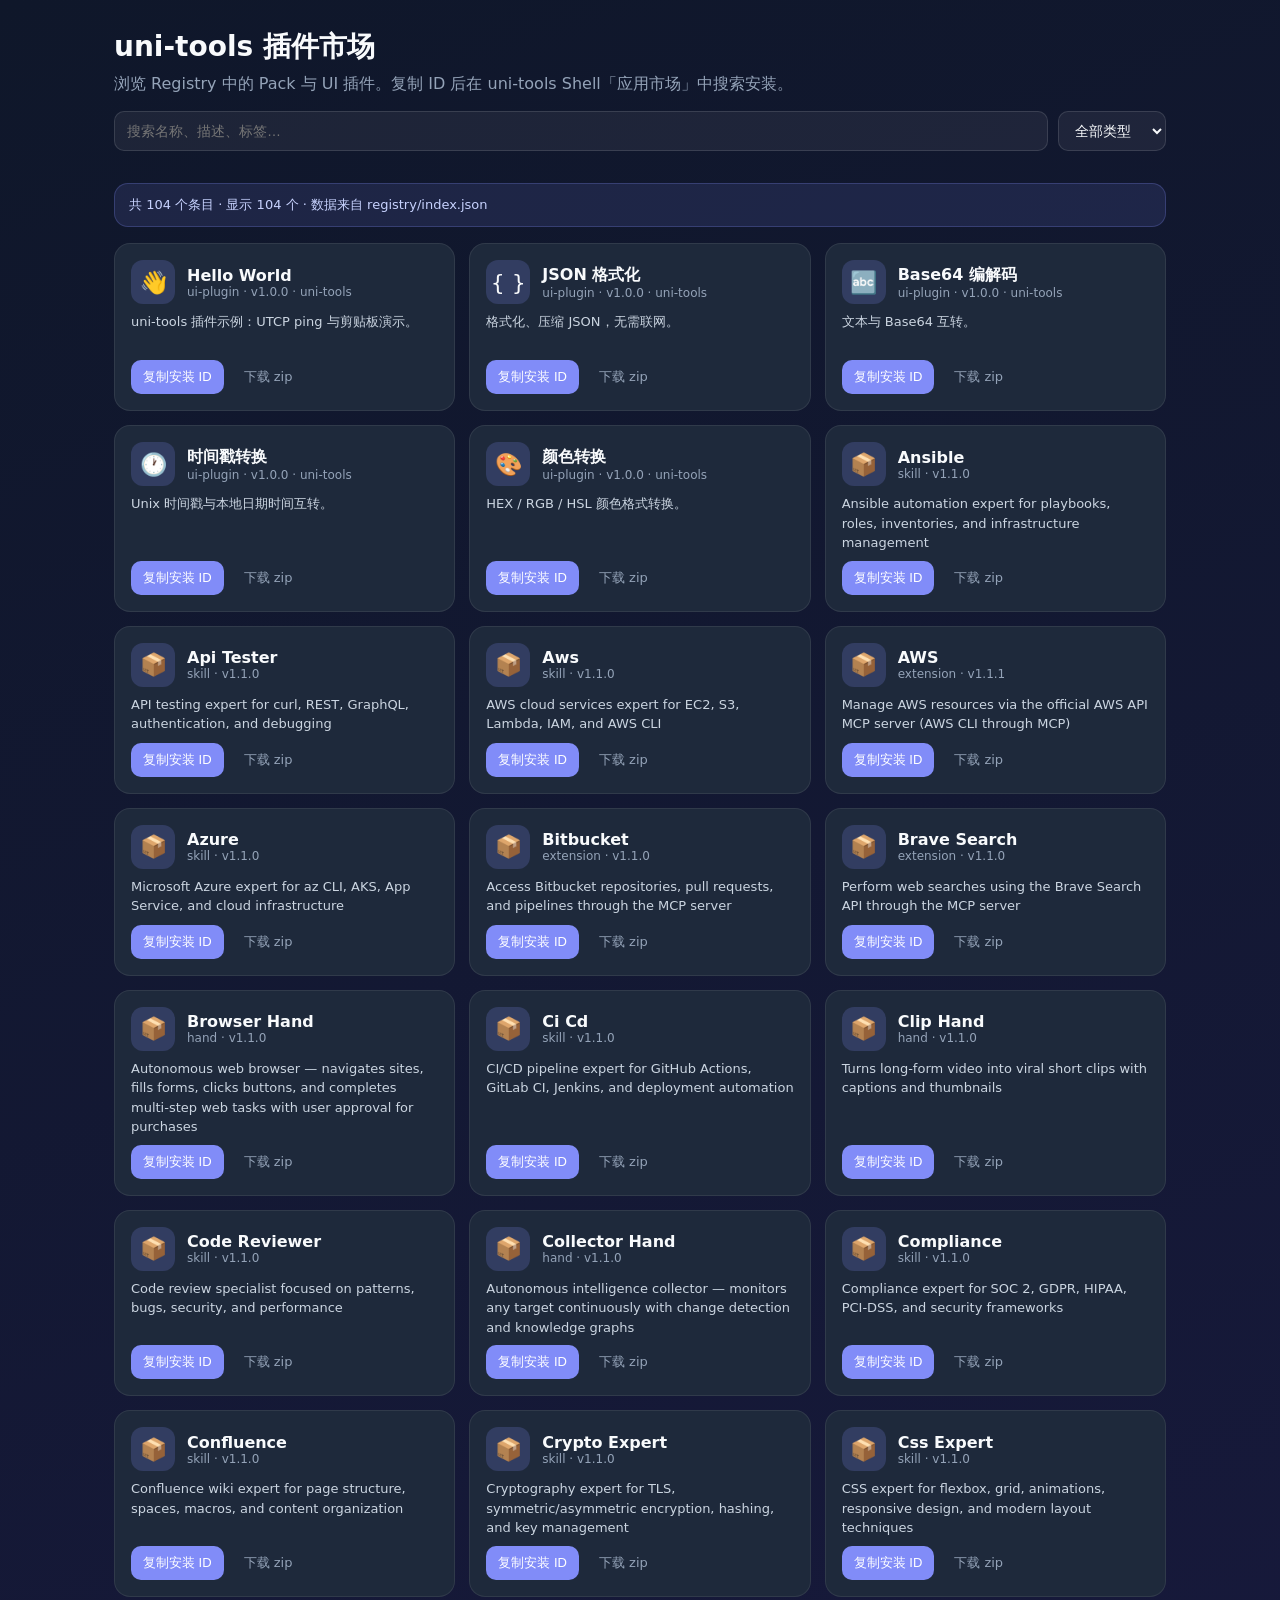
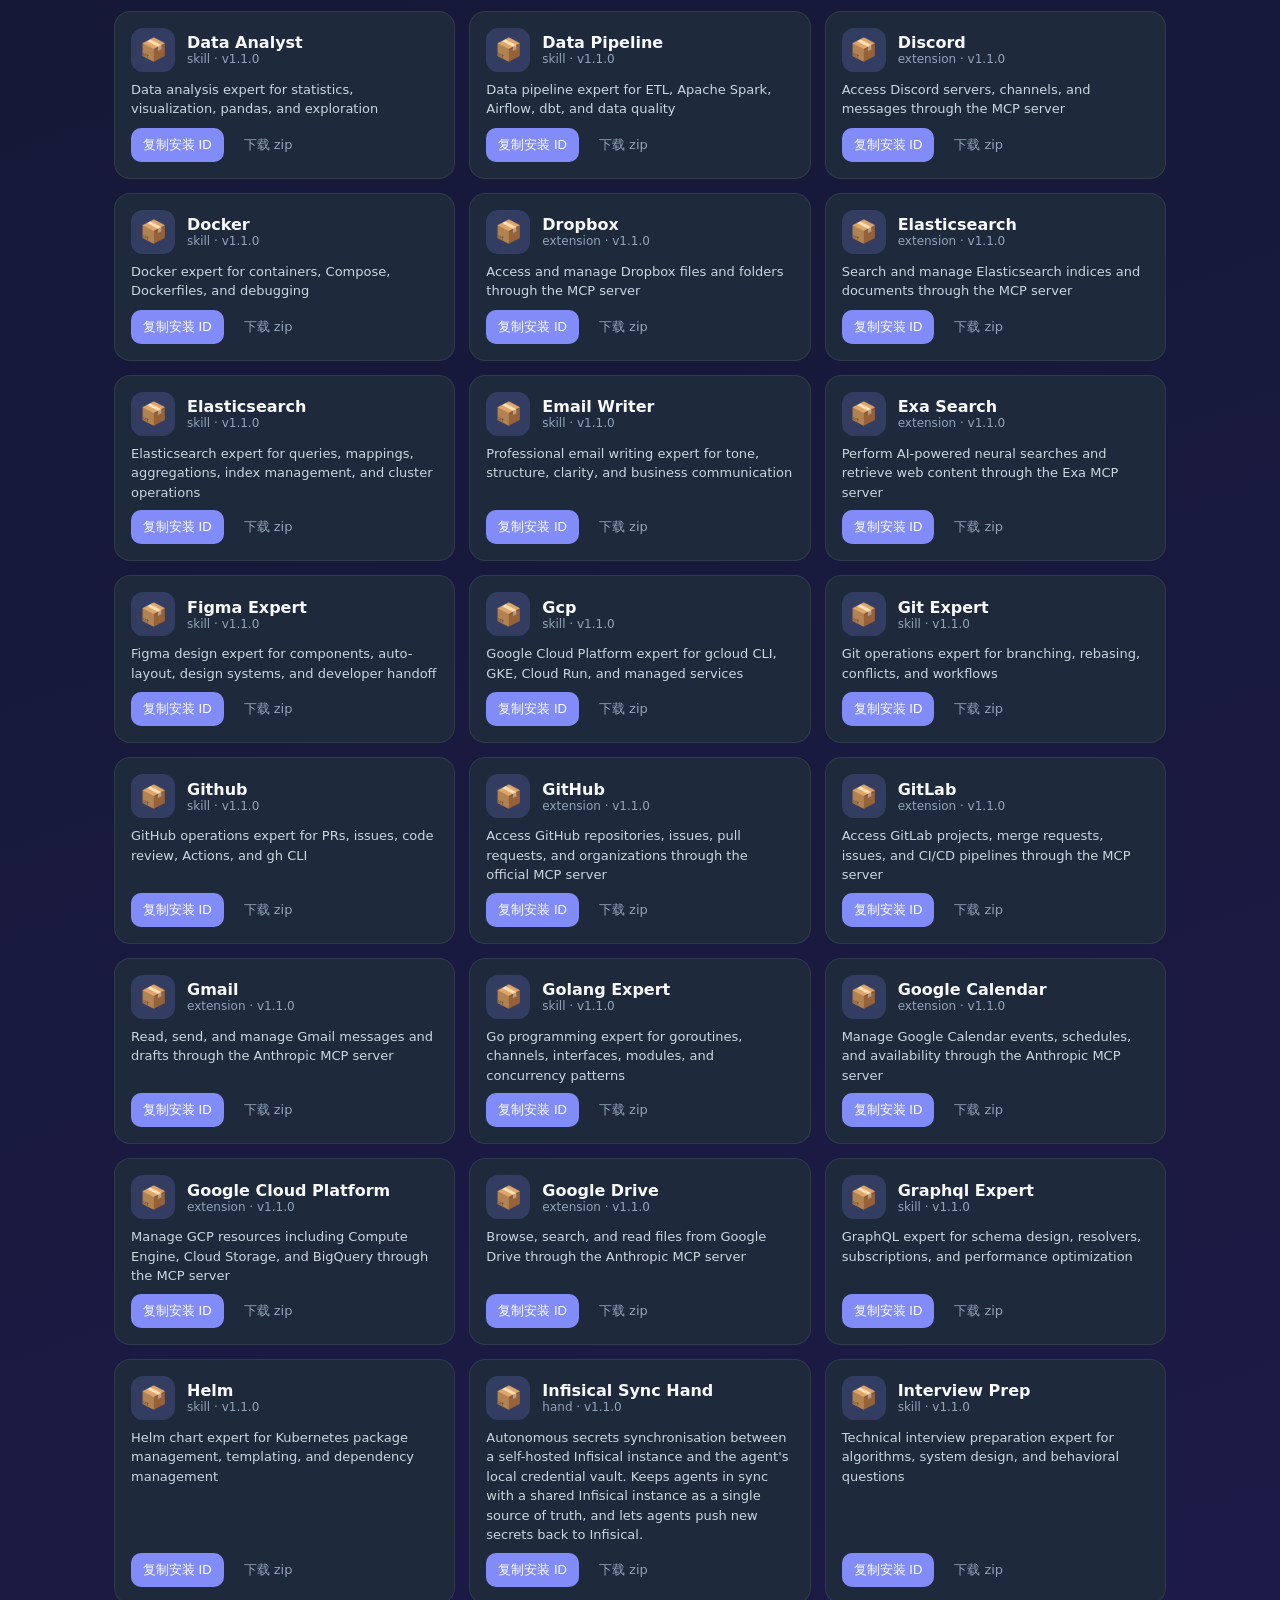
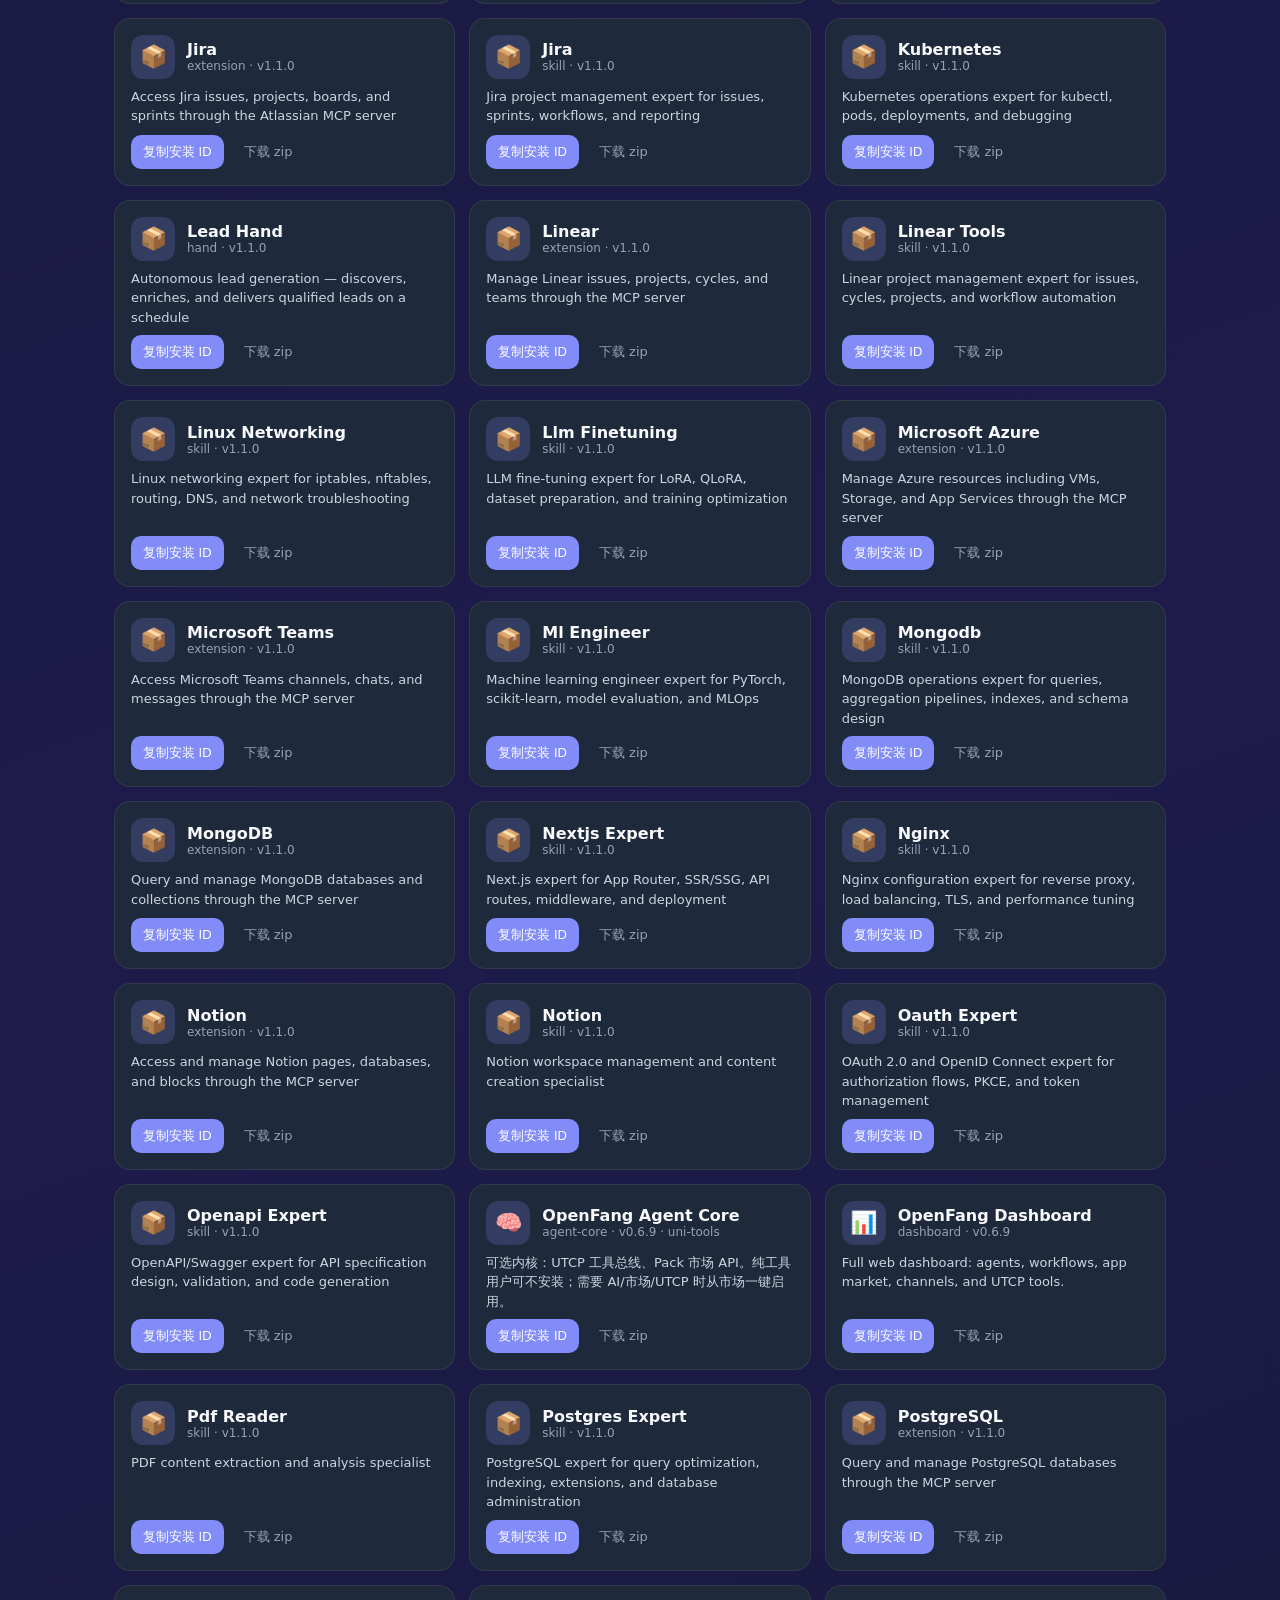
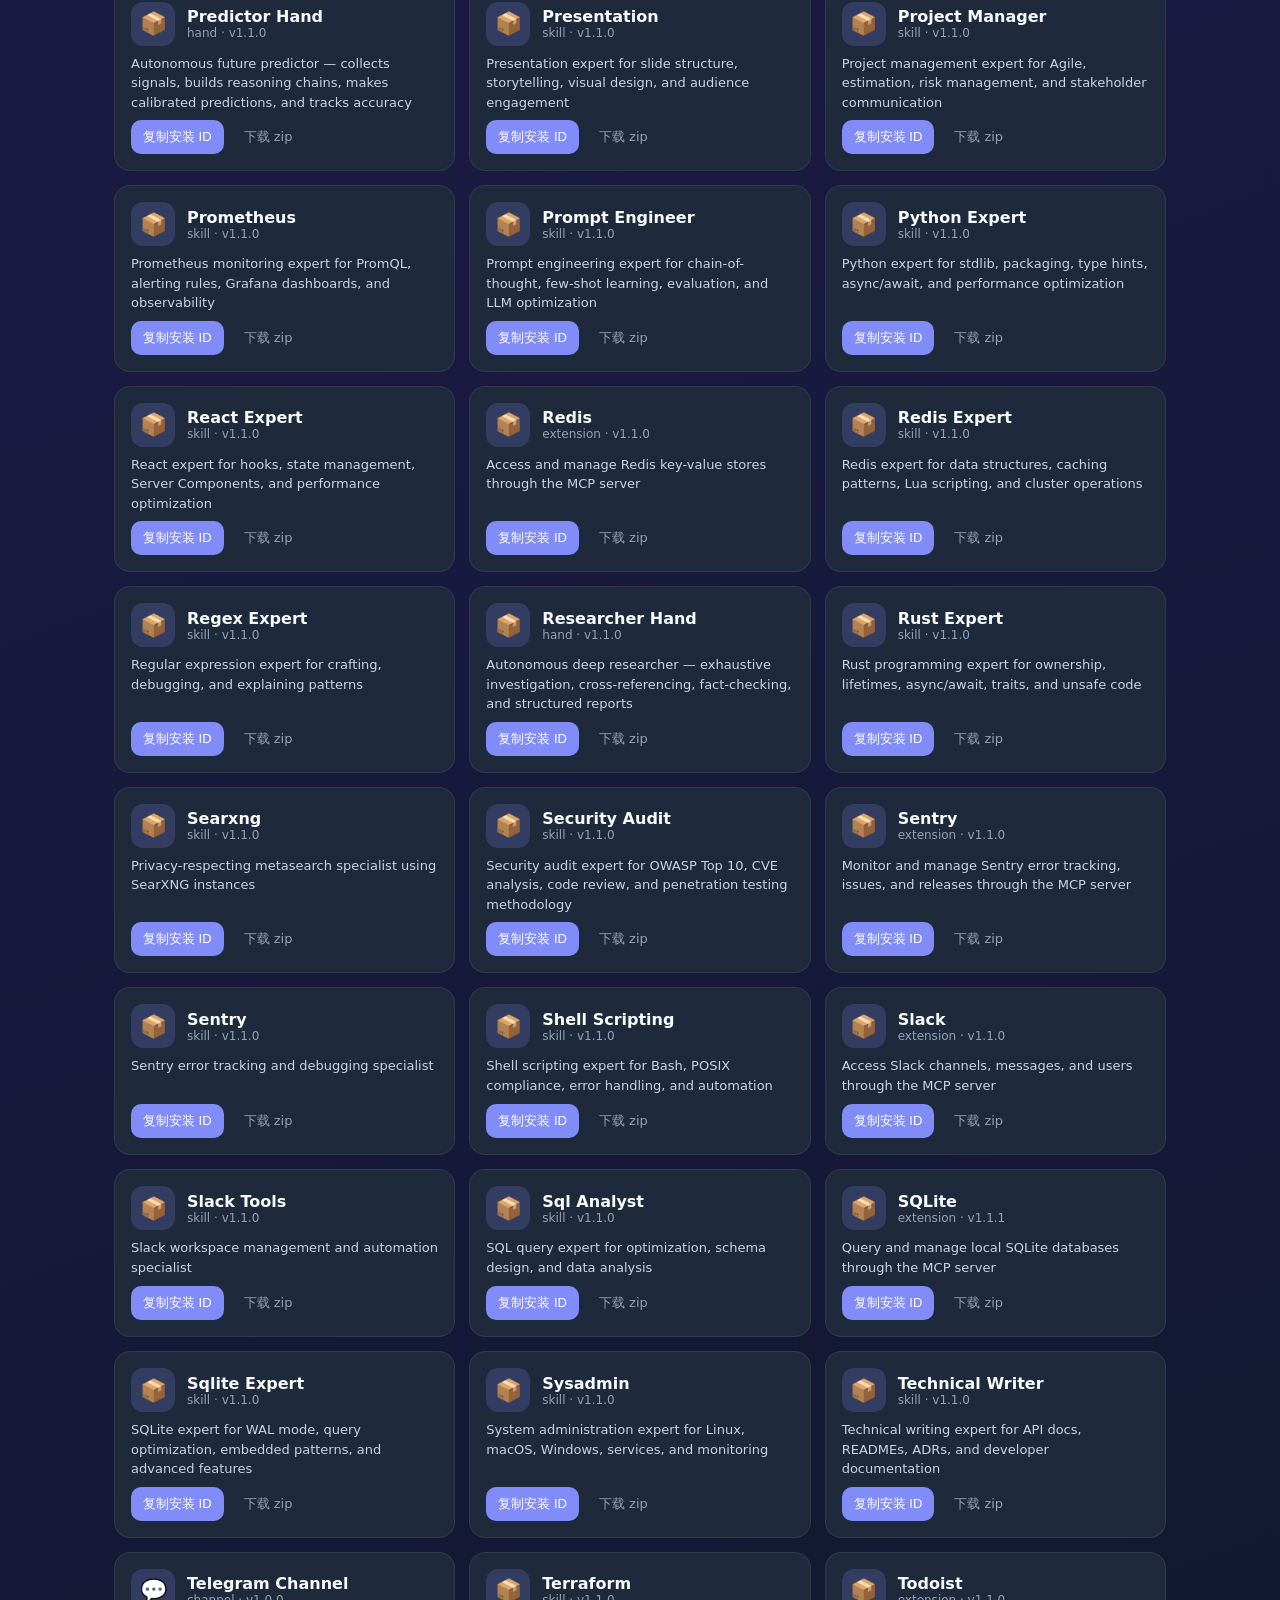
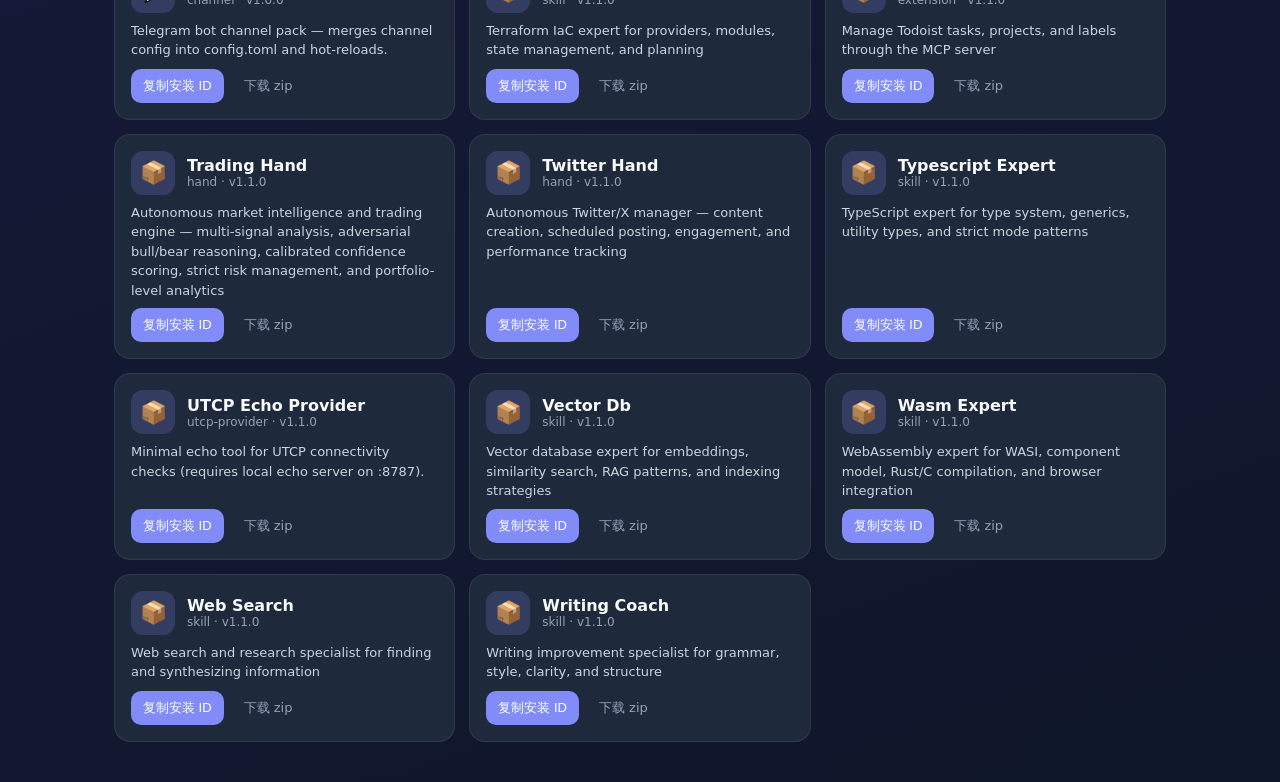
<file: web/index.html>
<!DOCTYPE html>
<html lang="zh-CN">
<head>
  <meta charset="utf-8">
  <meta name="viewport" content="width=device-width, initial-scale=1">
  <title>uni-tools 插件市场</title>
  <style>
    :root {
      --bg: #0f172a;
      --card: #1e293b;
      --text: #f8fafc;
      --muted: #94a3b8;
      --accent: #818cf8;
    }
    * { box-sizing: border-box; }
    body {
      margin: 0;
      font-family: "Segoe UI", "PingFang SC", system-ui, sans-serif;
      background: linear-gradient(160deg, #0f172a, #1e1b4b 55%, #0f172a);
      color: var(--text);
      min-height: 100vh;
    }
    header {
      padding: 28px 24px 12px;
      max-width: 1100px;
      margin: 0 auto;
    }
    h1 { margin: 0 0 8px; font-size: 28px; }
    .sub { color: var(--muted); margin: 0 0 16px; }
    .toolbar {
      display: flex;
      gap: 10px;
      flex-wrap: wrap;
      margin-bottom: 12px;
    }
    input, select {
      background: rgba(255,255,255,0.06);
      border: 1px solid rgba(255,255,255,0.12);
      color: var(--text);
      border-radius: 10px;
      padding: 10px 12px;
      font-size: 14px;
    }
    input { flex: 1; min-width: 200px; }
    main {
      max-width: 1100px;
      margin: 0 auto;
      padding: 8px 24px 40px;
    }
    .grid {
      display: grid;
      grid-template-columns: repeat(auto-fill, minmax(260px, 1fr));
      gap: 14px;
    }
    .card {
      background: var(--card);
      border: 1px solid rgba(255,255,255,0.08);
      border-radius: 16px;
      padding: 16px;
      display: flex;
      flex-direction: column;
      gap: 8px;
    }
    .card-head { display: flex; gap: 12px; align-items: center; }
    .emoji {
      width: 44px; height: 44px; border-radius: 12px;
      display: grid; place-items: center; font-size: 22px;
      background: rgba(129,140,248,0.2);
    }
    .name { font-weight: 600; font-size: 16px; }
    .meta { color: var(--muted); font-size: 12px; }
    .desc { color: #cbd5e1; font-size: 13px; line-height: 1.5; min-height: 40px; }
    .actions { display: flex; gap: 8px; margin-top: auto; }
    button, a.btn {
      border: none; border-radius: 10px; padding: 8px 12px;
      font-size: 13px; cursor: pointer; text-decoration: none;
      display: inline-block; text-align: center;
    }
    .primary { background: var(--accent); color: #fff; }
    .ghost { background: transparent; color: var(--muted); border: 1px solid rgba(255,255,255,0.12); }
    .banner {
      background: rgba(129,140,248,0.12);
      border: 1px solid rgba(129,140,248,0.25);
      border-radius: 14px;
      padding: 12px 14px;
      margin-bottom: 16px;
      font-size: 13px;
      color: #c7d2fe;
    }
    .empty { color: var(--muted); padding: 24px 0; }
  </style>
</head>
<body>
  <header>
    <h1>uni-tools 插件市场</h1>
    <p class="sub">浏览 Registry 中的 Pack 与 UI 插件。复制 ID 后在 uni-tools Shell「应用市场」中搜索安装。</p>
    <div class="toolbar">
      <input id="search" type="search" placeholder="搜索名称、描述、标签…">
      <select id="kind">
        <option value="">全部类型</option>
        <option value="ui-plugin">UI 插件</option>
        <option value="skill">Skill</option>
        <option value="hand">Hand</option>
        <option value="extension">Extension</option>
        <option value="utcp-provider">UTCP</option>
      </select>
    </div>
  </header>
  <main>
    <div class="banner" id="status">正在加载 registry…</div>
    <div class="grid" id="grid"></div>
    <div class="empty" id="empty" hidden>没有匹配的条目</div>
  </main>
  <script>
    const REGISTRY_URL = '../registry/index.json';
    const state = { items: [], query: '', kind: '' };

    function render() {
      const q = state.query.trim().toLowerCase();
      const filtered = state.items.filter(item => {
        if (state.kind && item.kind !== state.kind) return false;
        if (!q) return true;
        const hay = (item.name + ' ' + item.id + ' ' + item.description + ' ' + (item.tags || []).join(' ')).toLowerCase();
        return hay.includes(q);
      });
      filtered.sort((a, b) => (b.downloads || 0) - (a.downloads || 0) || a.name.localeCompare(b.name));
      const grid = document.getElementById('grid');
      const empty = document.getElementById('empty');
      grid.innerHTML = '';
      empty.hidden = filtered.length > 0;
      filtered.forEach(item => {
        const card = document.createElement('article');
        card.className = 'card';
        card.innerHTML = `
          <div class="card-head">
            <div class="emoji">${item.icon_emoji || '📦'}</div>
            <div>
              <div class="name">${escapeHtml(item.name)}</div>
              <div class="meta">${escapeHtml(item.kind)} · v${escapeHtml(item.version || '?')}${item.author ? ' · ' + escapeHtml(item.author) : ''}</div>
            </div>
          </div>
          <div class="desc">${escapeHtml(item.description || '')}</div>
          <div class="actions">
            <button class="btn primary" type="button" data-id="${escapeHtml(item.id)}" data-kind="${escapeHtml(item.kind)}" onclick="copyInstallId(this)">复制安装 ID</button>
            <a class="btn ghost" href="${escapeHtml(item.install?.download_url || '#')}" target="_blank" rel="noopener">下载 zip</a>
          </div>`;
        grid.appendChild(card);
      });
      document.getElementById('status').textContent =
        `共 ${state.items.length} 个条目 · 显示 ${filtered.length} 个 · 数据来自 registry/index.json`;
    }

    function escapeHtml(s) {
      return String(s).replace(/&/g,'&amp;').replace(/</g,'&lt;').replace(/>/g,'&gt;');
    }

    function copyInstallId(btn) {
      const text = btn.dataset.kind + '/' + btn.dataset.id;
      navigator.clipboard.writeText(text).then(() => {
        btn.textContent = '已复制';
        setTimeout(() => { btn.textContent = '复制安装 ID'; }, 1500);
      }).catch(() => alert('请手动复制: ' + text));
    }

    async function load() {
      try {
        const resp = await fetch(REGISTRY_URL);
        const data = await resp.json();
        state.items = data.items || [];
        render();
      } catch (e) {
        document.getElementById('status').textContent = '加载失败: ' + e.message;
      }
    }

    document.getElementById('search').addEventListener('input', e => {
      state.query = e.target.value;
      render();
    });
    document.getElementById('kind').addEventListener('change', e => {
      state.kind = e.target.value;
      render();
    });
    load();
  </script>
</body>
</html>
</file>
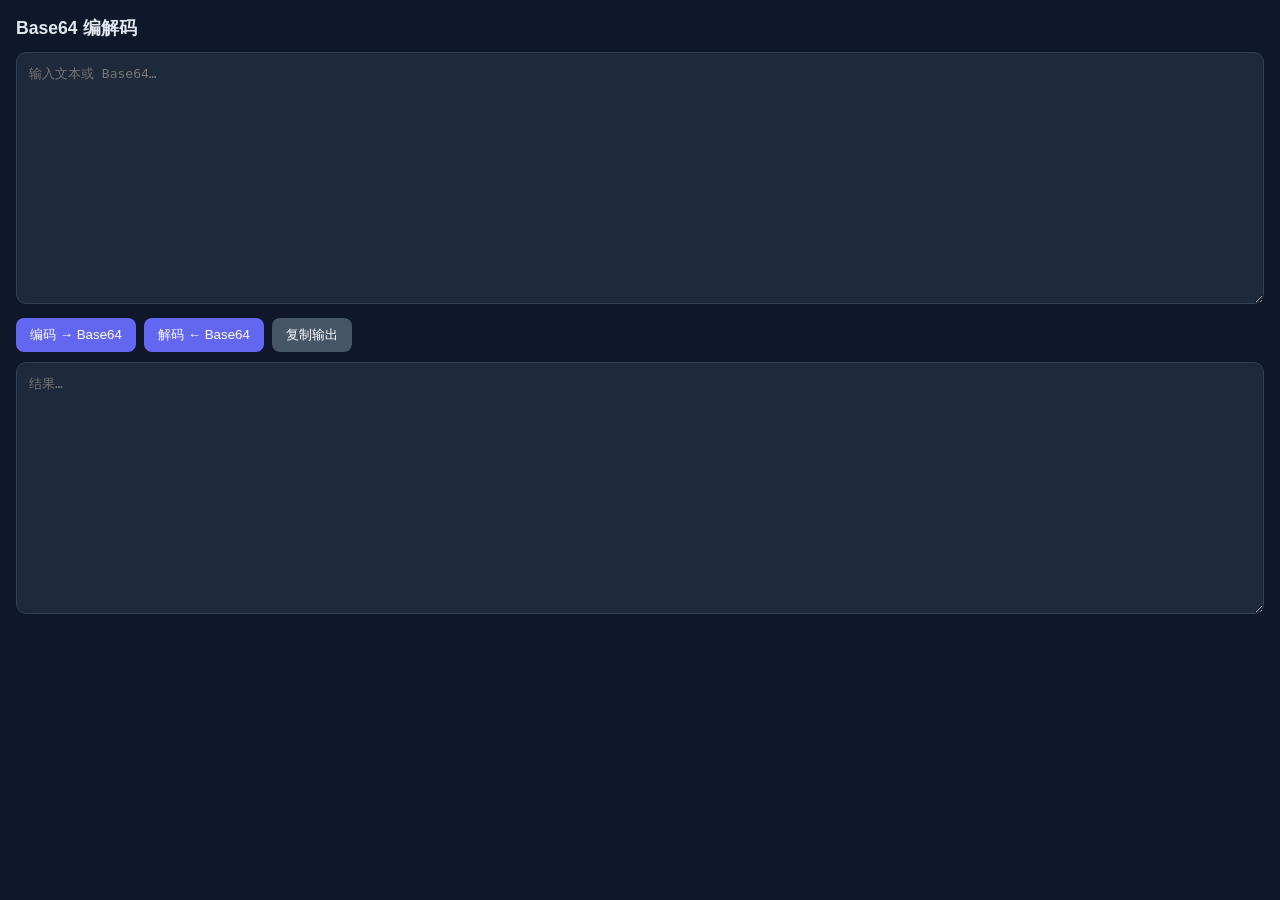
<file: plugin/base64-codec/ui/index.html>
<!DOCTYPE html>
<html lang="zh-CN">
<head>
  <meta charset="utf-8">
  <title>Base64 编解码</title>
  <style>
    * { box-sizing: border-box; }
    body { margin: 0; font-family: "Segoe UI", "PingFang SC", sans-serif; background: #0f172a; color: #e2e8f0; padding: 16px; }
    h1 { font-size: 1.1rem; margin: 0 0 12px; }
    textarea { width: 100%; height: 28vh; padding: 12px; border-radius: 10px; border: 1px solid #334155; background: #1e293b; color: #f8fafc; font-family: ui-monospace, monospace; font-size: 13px; }
    .row { display: flex; gap: 8px; margin: 10px 0; }
    button { padding: 8px 14px; border: none; border-radius: 8px; background: #6366f1; color: #fff; cursor: pointer; }
    button.secondary { background: #475569; }
    .err { color: #f87171; font-size: 13px; }
  </style>
</head>
<body>
  <h1>Base64 编解码</h1>
  <textarea id="input" placeholder="输入文本或 Base64…"></textarea>
  <div class="row">
    <button id="enc">编码 → Base64</button>
    <button id="dec">解码 ← Base64</button>
    <button id="copy" class="secondary">复制输出</button>
  </div>
  <div class="err" id="err"></div>
  <textarea id="output" readonly placeholder="结果…"></textarea>
  <script>
    const $ = (id) => document.getElementById(id);
    $('enc').onclick = () => {
      try {
        $('err').textContent = '';
        $('output').value = btoa(unescape(encodeURIComponent($('input').value)));
      } catch (e) { $('err').textContent = String(e); }
    };
    $('dec').onclick = () => {
      try {
        $('err').textContent = '';
        $('output').value = decodeURIComponent(escape(atob($('input').value.trim())));
      } catch (e) { $('err').textContent = '无效的 Base64'; }
    };
    $('copy').onclick = async () => {
      const t = $('output').value;
      if (!t) return;
      if (window.uniTools?.clipboard) await uniTools.clipboard.writeText(t);
      else await navigator.clipboard.writeText(t);
    };
  </script>
</body>
</html>
</file>
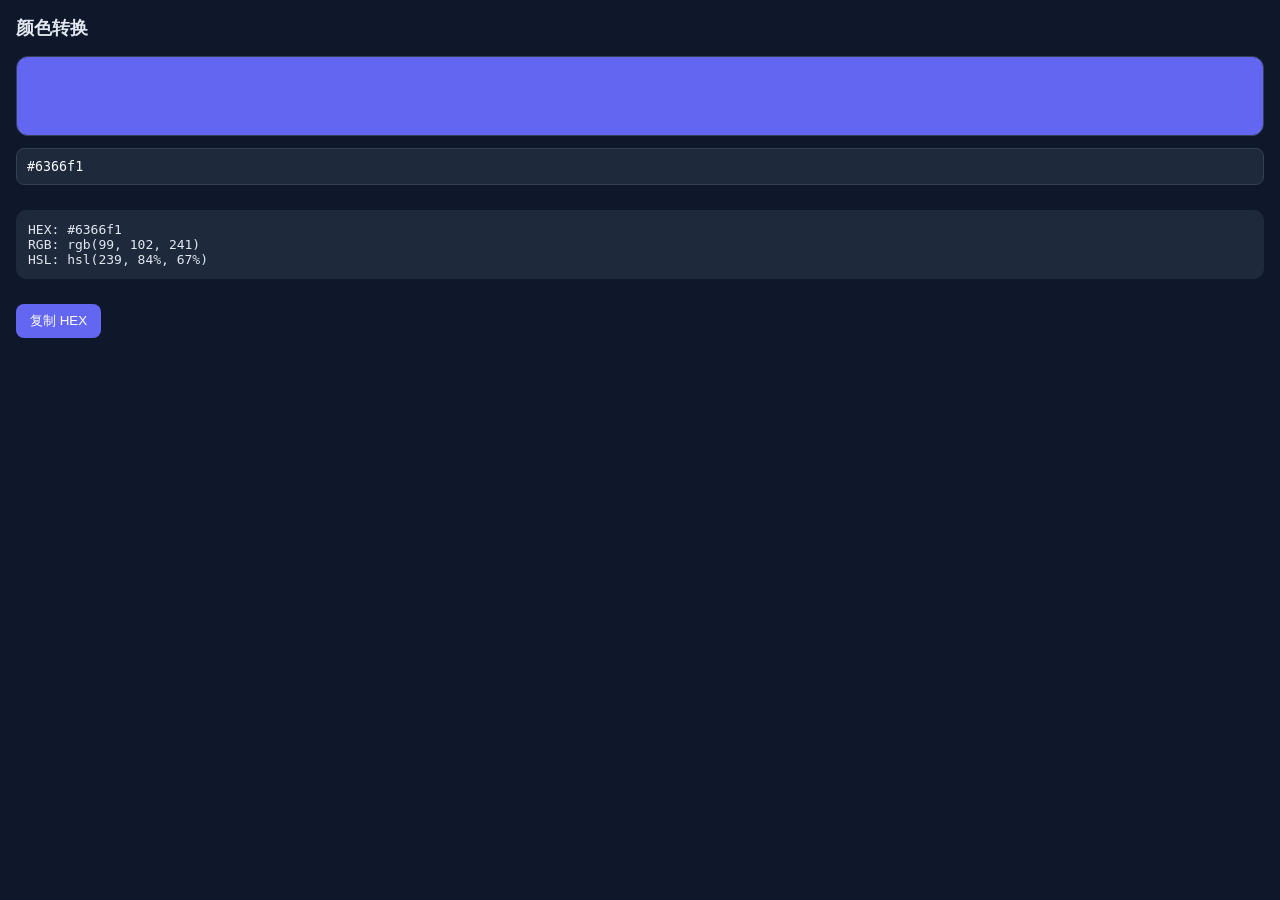
<file: plugin/color-converter/ui/index.html>
<!DOCTYPE html>
<html lang="zh-CN">
<head>
  <meta charset="utf-8">
  <title>颜色转换</title>
  <style>
    * { box-sizing: border-box; }
    body { margin: 0; font-family: "Segoe UI", "PingFang SC", sans-serif; background: #0f172a; color: #e2e8f0; padding: 16px; }
    h1 { font-size: 1.1rem; margin: 0 0 16px; }
    .swatch { width: 100%; height: 80px; border-radius: 12px; border: 1px solid #334155; margin-bottom: 12px; }
    input { width: 100%; padding: 10px; border-radius: 8px; border: 1px solid #334155; background: #1e293b; color: #f8fafc; margin-bottom: 12px; font-family: ui-monospace, monospace; }
    pre { background: #1e293b; padding: 12px; border-radius: 10px; font-size: 13px; }
    button { padding: 8px 14px; border: none; border-radius: 8px; background: #6366f1; color: #fff; cursor: pointer; }
  </style>
</head>
<body>
  <h1>颜色转换</h1>
  <div class="swatch" id="swatch"></div>
  <input id="hex" placeholder="#6366f1 或 6366f1" value="#6366f1">
  <pre id="out"></pre>
  <button id="copy" style="margin-top:12px">复制 HEX</button>
  <script>
    const $ = (id) => document.getElementById(id);
    function parseHex(raw) {
      let h = raw.trim().replace(/^#/, '');
      if (h.length === 3) h = h.split('').map(c => c + c).join('');
      if (!/^[0-9a-fA-F]{6}$/.test(h)) throw new Error('无效 HEX');
      return { r: parseInt(h.slice(0,2),16), g: parseInt(h.slice(2,4),16), b: parseInt(h.slice(4,6),16), hex: '#' + h.toLowerCase() };
    }
    function rgbToHsl(r,g,b) {
      r/=255; g/=255; b/=255;
      const max=Math.max(r,g,b), min=Math.min(r,g,b), l=(max+min)/2;
      if (max===min) return {h:0,s:0,l:l*100};
      const d=max-min;
      const s=l>0.5?d/(2-max-min):d/(max+min);
      let h=0;
      if (max===r) h=(g-b)/d+(g<b?6:0);
      else if (max===g) h=(b-r)/d+2;
      else h=(r-g)/d+4;
      return {h:Math.round(h*60), s:Math.round(s*100), l:Math.round(l*100)};
    }
    function update() {
      try {
        const c = parseHex($('hex').value);
        $('swatch').style.background = c.hex;
        const hsl = rgbToHsl(c.r,c.g,c.b);
        $('out').textContent = [
          'HEX: ' + c.hex,
          'RGB: rgb(' + c.r + ', ' + c.g + ', ' + c.b + ')',
          'HSL: hsl(' + hsl.h + ', ' + hsl.s + '%, ' + hsl.l + '%)',
        ].join('\n');
      } catch (e) { $('out').textContent = e.message; }
    }
    $('hex').oninput = update;
    $('copy').onclick = async () => {
      const c = parseHex($('hex').value);
      if (window.uniTools?.clipboard) await uniTools.clipboard.writeText(c.hex);
      else await navigator.clipboard.writeText(c.hex);
    };
    update();
  </script>
</body>
</html>
</file>
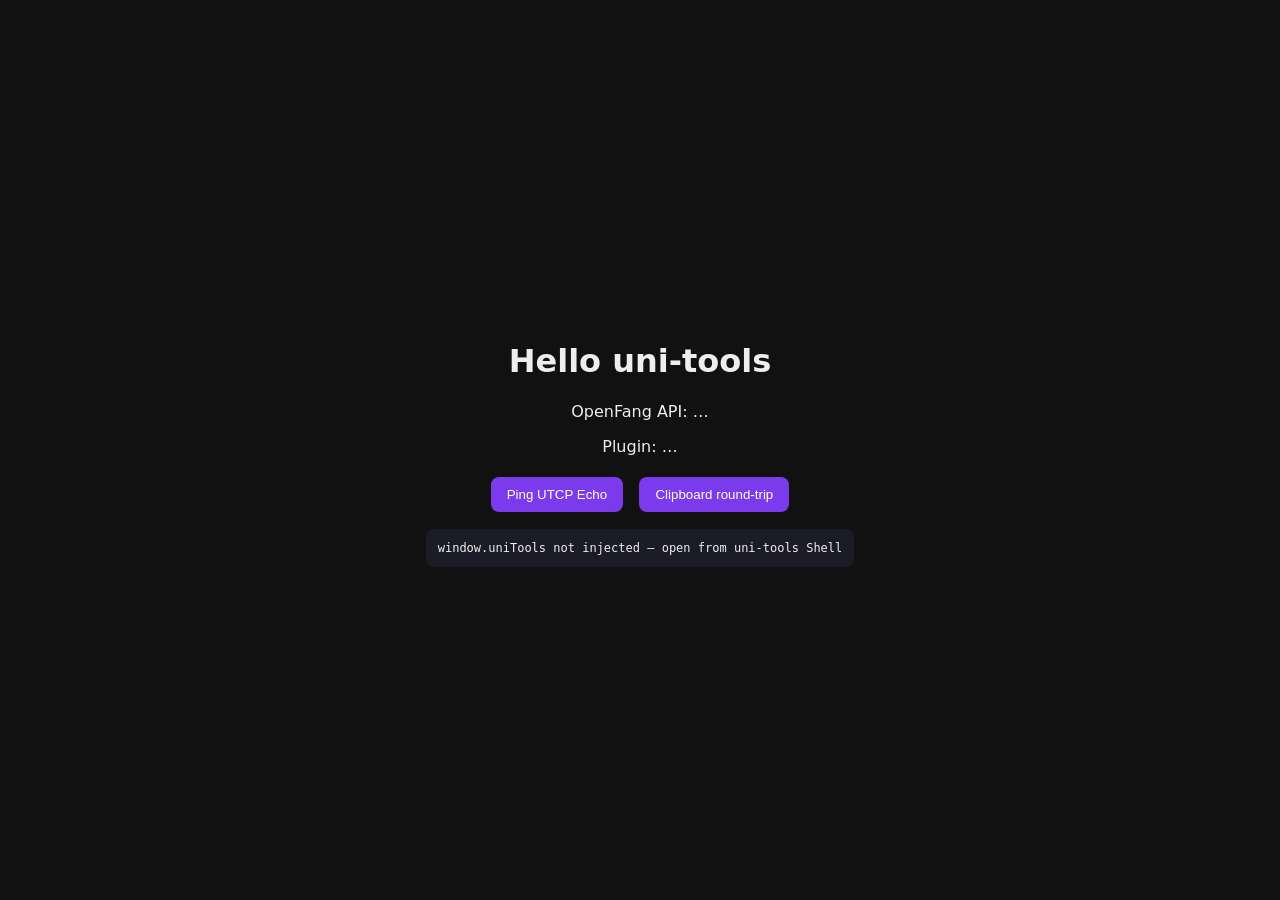
<file: plugin/hello-world/ui/index.html>
<!DOCTYPE html>
<html lang="zh-CN">
<head>
  <meta charset="utf-8">
  <title>Hello World</title>
  <style>
    body { font-family: system-ui, sans-serif; background:#111; color:#eee; display:flex; align-items:center; justify-content:center; min-height:100vh; margin:0; }
    .box { text-align:center; max-width:520px; padding:1rem; }
    button { margin:.35rem; padding:.6rem 1rem; border-radius:8px; border:none; background:#7c3aed; color:#fff; cursor:pointer; }
    pre { text-align:left; background:#1c1c28; padding:.75rem; border-radius:8px; overflow:auto; font-size:12px; }
  </style>
</head>
<body>
  <div class="box">
    <h1>Hello uni-tools</h1>
    <p id="api">OpenFang API: …</p>
    <p id="pid">Plugin: …</p>
    <button id="ping">Ping UTCP Echo</button>
    <button id="clip">Clipboard round-trip</button>
    <pre id="out"></pre>
  </div>
  <script>
    const uni = window.uniTools;
    if (!uni) {
      document.getElementById('out').textContent = 'window.uniTools not injected — open from uni-tools Shell';
    } else {
      document.getElementById('pid').textContent = 'Plugin: ' + uni.pluginId();
      uni.openfangApiUrl().then(url => {
        document.getElementById('api').textContent = 'OpenFang API: ' + url;
      });
      document.getElementById('ping').onclick = async () => {
        try {
          const r = await uni.utcpInvoke('echo.ping', { message: 'hello from plugin' });
          document.getElementById('out').textContent = JSON.stringify(r, null, 2);
        } catch (e) {
          document.getElementById('out').textContent = String(e);
        }
      };
      document.getElementById('clip').onclick = async () => {
        try {
          const sample = 'uni-tools-' + Date.now();
          await uni.clipboard.writeText(sample);
          const back = await uni.clipboard.readText();
          document.getElementById('out').textContent = 'clipboard OK: ' + back;
        } catch (e) {
          document.getElementById('out').textContent = String(e);
        }
      };
    }
  </script>
</body>
</html>
</file>
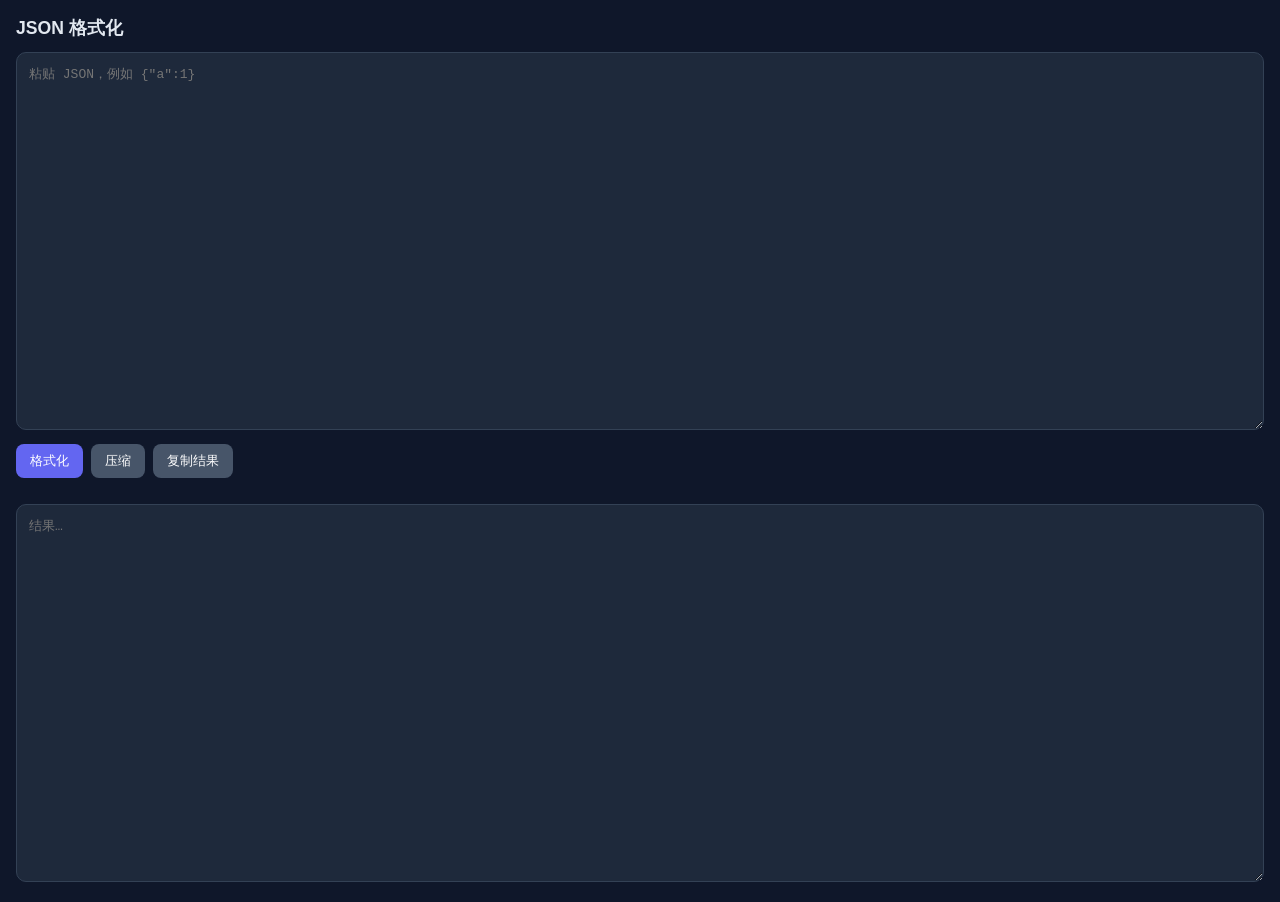
<file: plugin/json-formatter/ui/index.html>
<!DOCTYPE html>
<html lang="zh-CN">
<head>
  <meta charset="utf-8">
  <title>JSON 格式化</title>
  <style>
    * { box-sizing: border-box; }
    body { margin: 0; font-family: "Segoe UI", "PingFang SC", sans-serif; background: #0f172a; color: #e2e8f0; padding: 16px; }
    h1 { font-size: 1.1rem; margin: 0 0 12px; }
    textarea { width: 100%; height: 42vh; padding: 12px; border-radius: 10px; border: 1px solid #334155; background: #1e293b; color: #f8fafc; font-family: ui-monospace, monospace; font-size: 13px; resize: vertical; }
    .row { display: flex; gap: 8px; margin: 10px 0; flex-wrap: wrap; }
    button { padding: 8px 14px; border: none; border-radius: 8px; background: #6366f1; color: #fff; cursor: pointer; font-size: 13px; }
    button.secondary { background: #475569; }
    .err { color: #f87171; font-size: 13px; min-height: 1.2em; }
  </style>
</head>
<body>
  <h1>JSON 格式化</h1>
  <textarea id="input" placeholder='粘贴 JSON，例如 {"a":1}'></textarea>
  <div class="row">
    <button id="fmt">格式化</button>
    <button id="min" class="secondary">压缩</button>
    <button id="copy" class="secondary">复制结果</button>
  </div>
  <div class="err" id="err"></div>
  <textarea id="output" placeholder="结果…" readonly></textarea>
  <script>
    const $ = (id) => document.getElementById(id);
    function parse() {
      const raw = $('input').value.trim();
      if (!raw) throw new Error('请输入 JSON');
      return JSON.parse(raw);
    }
    $('fmt').onclick = () => {
      try { $('err').textContent = ''; $('output').value = JSON.stringify(parse(), null, 2); }
      catch (e) { $('err').textContent = e.message; }
    };
    $('min').onclick = () => {
      try { $('err').textContent = ''; $('output').value = JSON.stringify(parse()); }
      catch (e) { $('err').textContent = e.message; }
    };
    $('copy').onclick = async () => {
      const t = $('output').value;
      if (!t) return;
      if (window.uniTools?.clipboard) await uniTools.clipboard.writeText(t);
      else await navigator.clipboard.writeText(t);
    };
  </script>
</body>
</html>
</file>
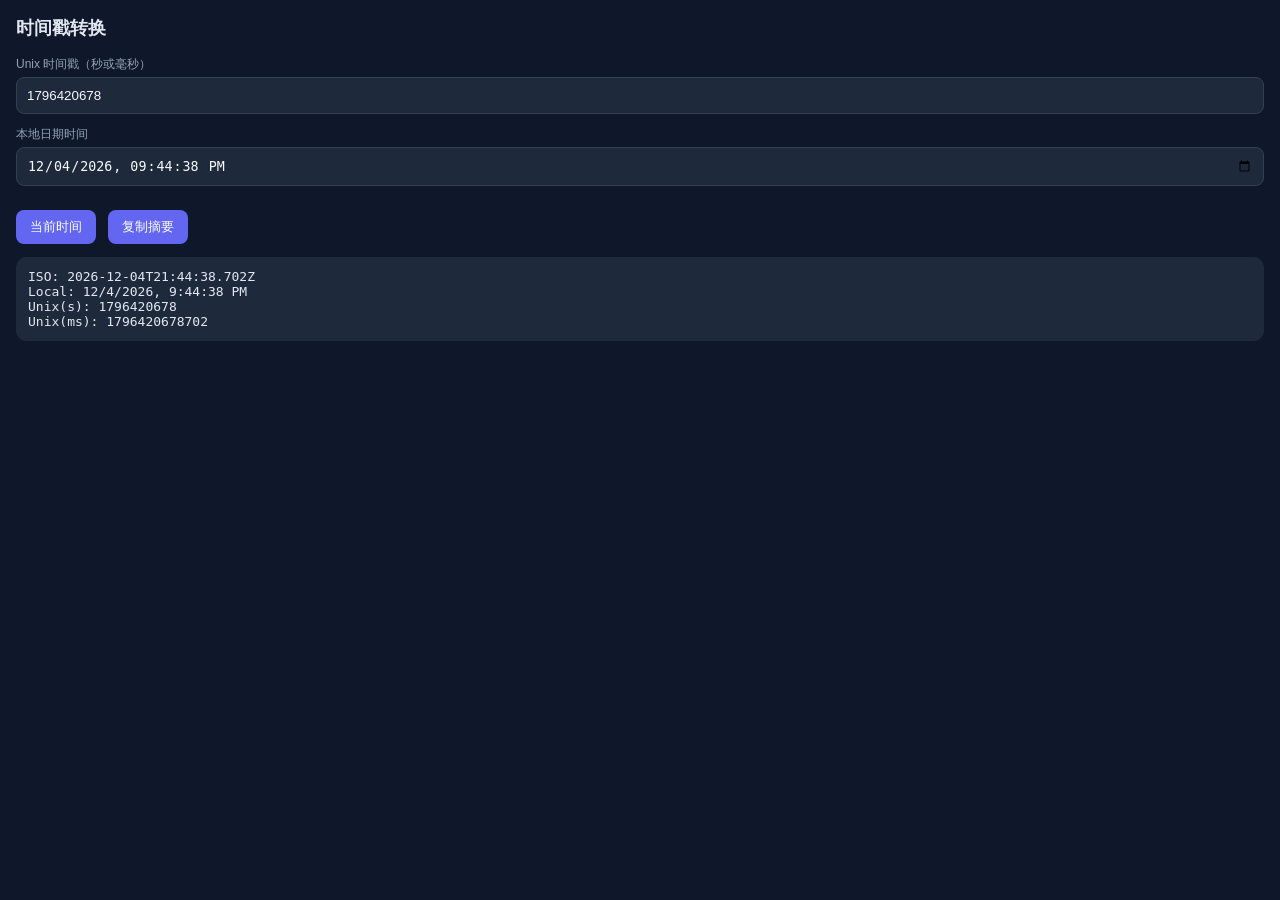
<file: plugin/timestamp-converter/ui/index.html>
<!DOCTYPE html>
<html lang="zh-CN">
<head>
  <meta charset="utf-8">
  <title>时间戳转换</title>
  <style>
    * { box-sizing: border-box; }
    body { margin: 0; font-family: "Segoe UI", "PingFang SC", sans-serif; background: #0f172a; color: #e2e8f0; padding: 16px; }
    h1 { font-size: 1.1rem; margin: 0 0 16px; }
    label { display: block; font-size: 12px; color: #94a3b8; margin-bottom: 4px; }
    input { width: 100%; padding: 10px; border-radius: 8px; border: 1px solid #334155; background: #1e293b; color: #f8fafc; margin-bottom: 12px; }
    button { padding: 8px 14px; border: none; border-radius: 8px; background: #6366f1; color: #fff; cursor: pointer; margin-right: 8px; }
    pre { background: #1e293b; padding: 12px; border-radius: 10px; font-size: 13px; white-space: pre-wrap; }
  </style>
</head>
<body>
  <h1>时间戳转换</h1>
  <label>Unix 时间戳（秒或毫秒）</label>
  <input id="ts" type="text" placeholder="例如 1710000000">
  <label>本地日期时间</label>
  <input id="dt" type="datetime-local" step="1">
  <div style="margin:12px 0">
    <button id="now">当前时间</button>
    <button id="copy">复制摘要</button>
  </div>
  <pre id="out">—</pre>
  <script>
    const $ = (id) => document.getElementById(id);
    function pad(n) { return String(n).padStart(2, '0'); }
    function toLocalInput(d) {
      return `${d.getFullYear()}-${pad(d.getMonth()+1)}-${pad(d.getDate())}T${pad(d.getHours())}:${pad(d.getMinutes())}:${pad(d.getSeconds())}`;
    }
    function render(d) {
      $('out').textContent = [
        'ISO: ' + d.toISOString(),
        'Local: ' + d.toLocaleString(),
        'Unix(s): ' + Math.floor(d.getTime()/1000),
        'Unix(ms): ' + d.getTime(),
      ].join('\n');
    }
    $('ts').oninput = () => {
      let v = Number($('ts').value.trim());
      if (!v) return;
      if (v < 1e12) v *= 1000;
      const d = new Date(v);
      if (isNaN(d)) return;
      $('dt').value = toLocalInput(d);
      render(d);
    };
    $('dt').oninput = () => {
      const d = new Date($('dt').value);
      if (isNaN(d)) return;
      $('ts').value = Math.floor(d.getTime()/1000);
      render(d);
    };
    $('now').onclick = () => {
      const d = new Date();
      $('ts').value = Math.floor(d.getTime()/1000);
      $('dt').value = toLocalInput(d);
      render(d);
    };
    $('copy').onclick = async () => {
      const t = $('out').textContent;
      if (window.uniTools?.clipboard) await uniTools.clipboard.writeText(t);
      else await navigator.clipboard.writeText(t);
    };
    $('now').click();
  </script>
</body>
</html>
</file>
